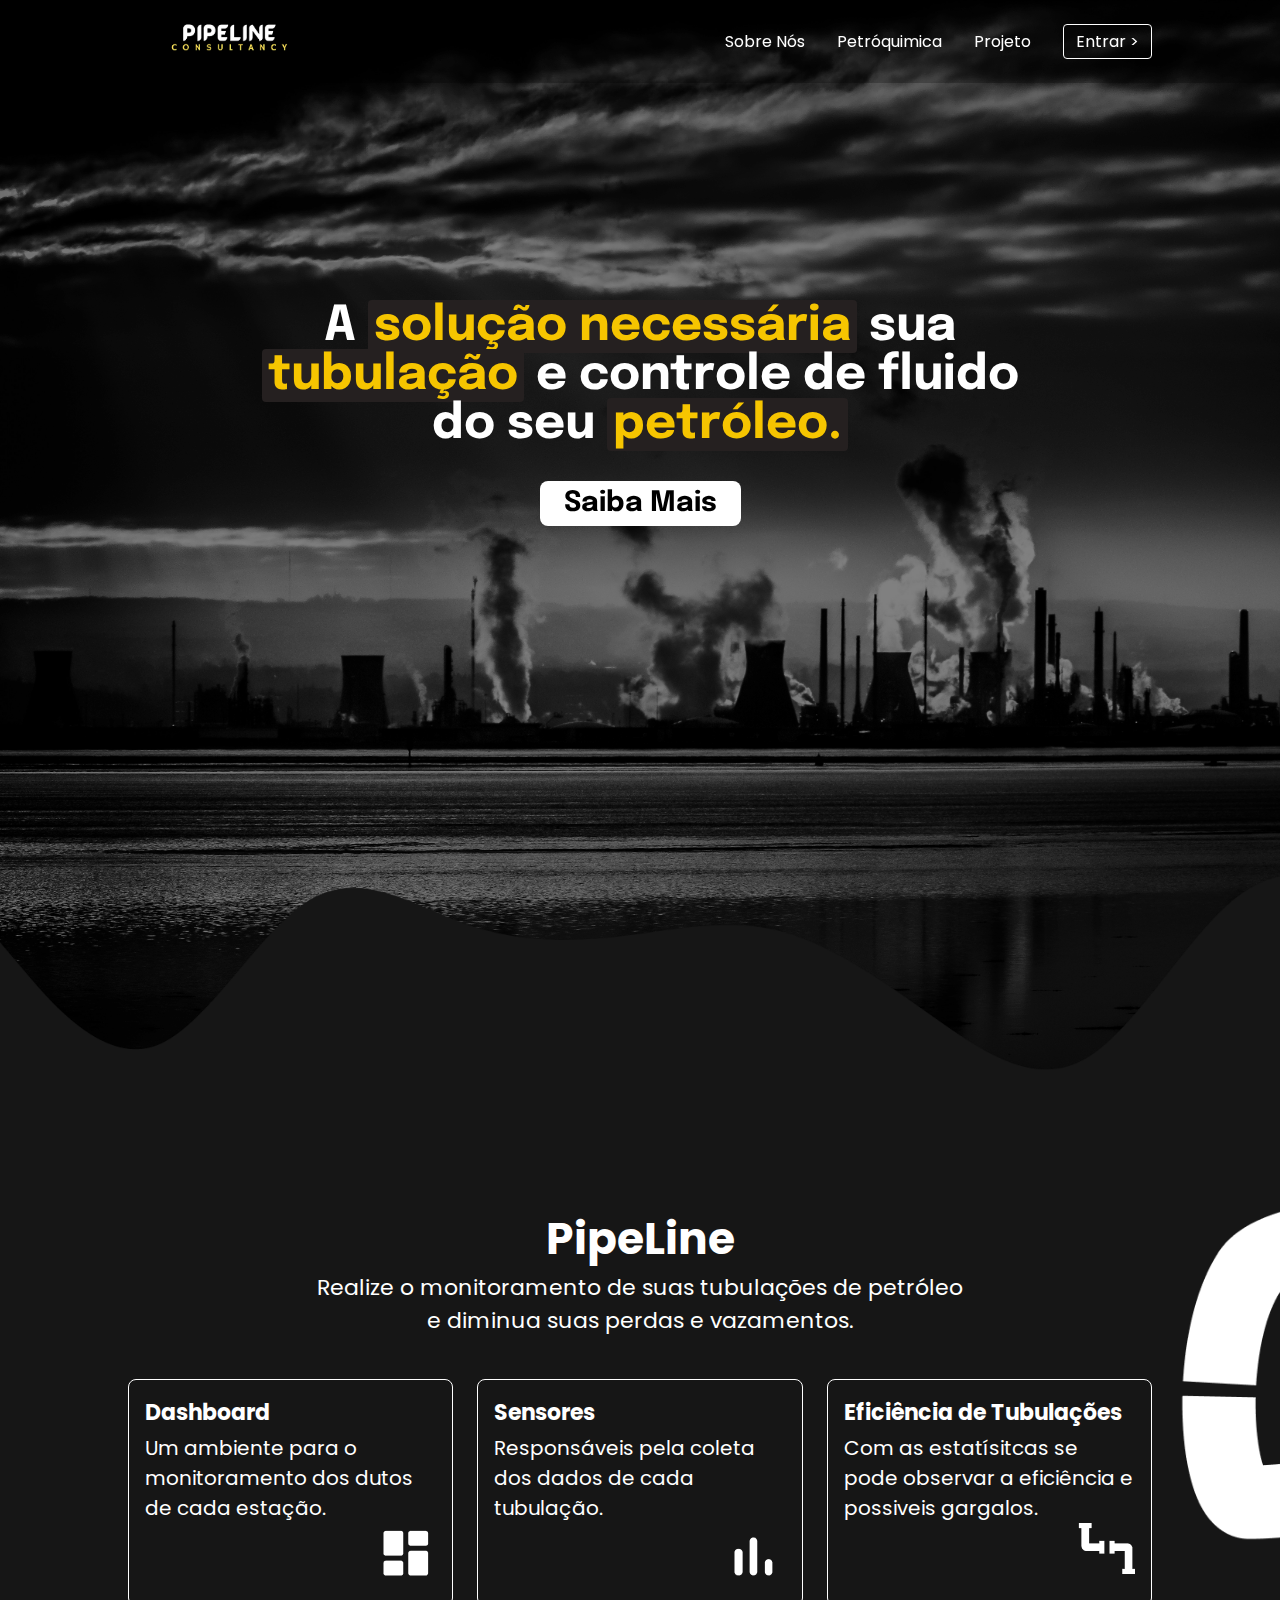
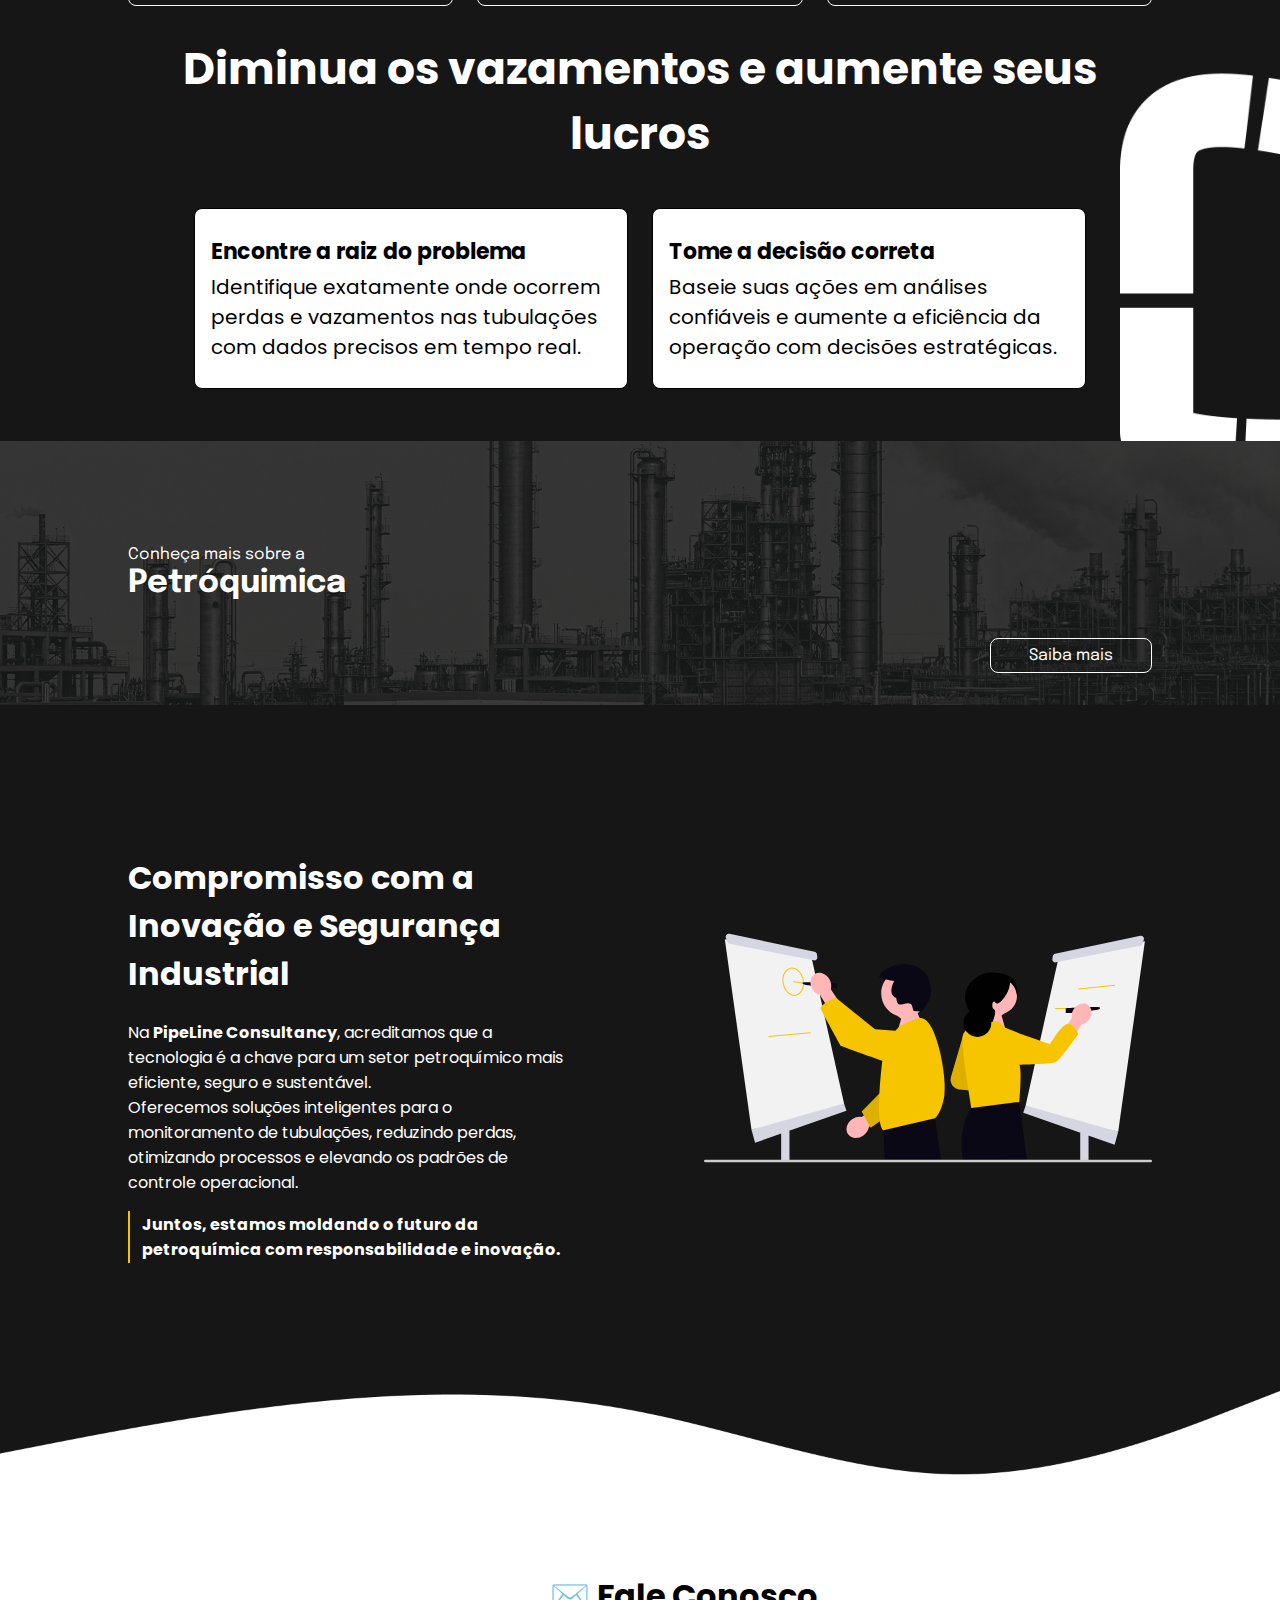
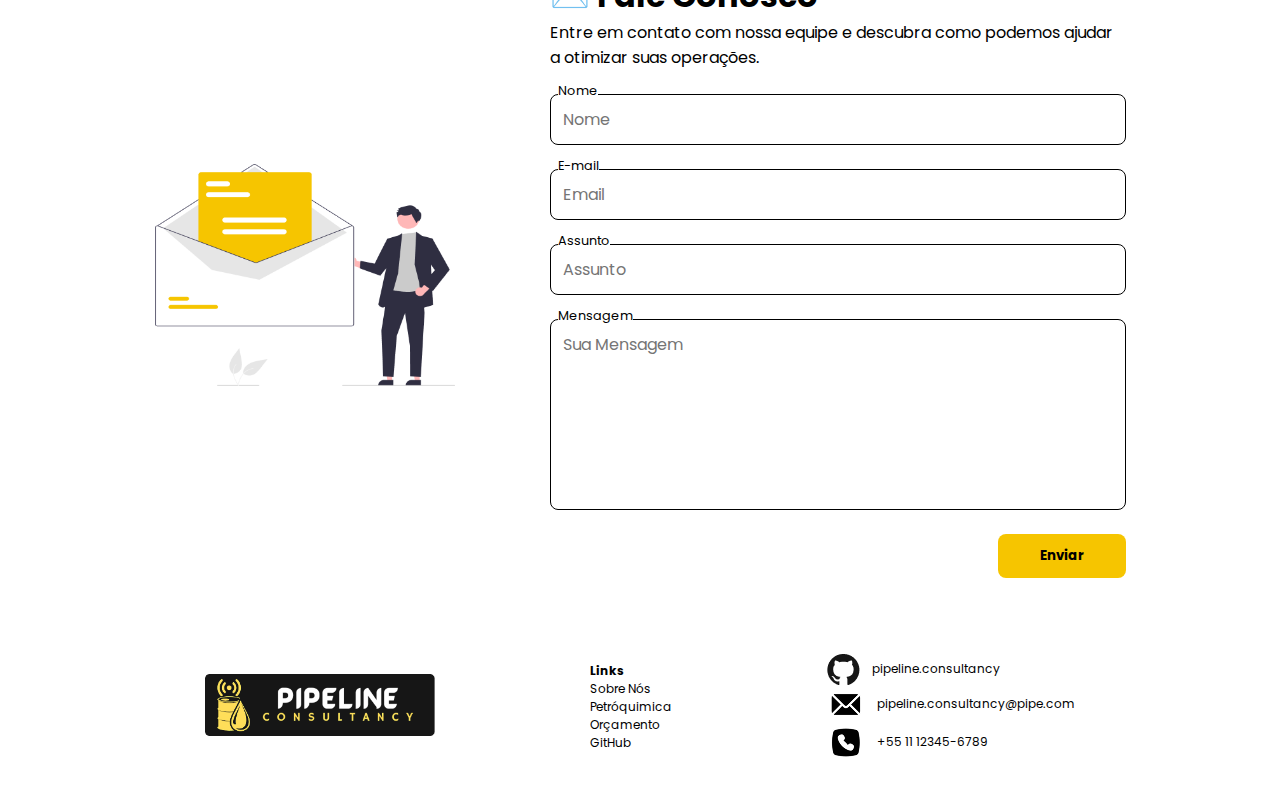
<file: index.html>
<!DOCTYPE html>
<html lang="en">
<head>
    <meta charset="UTF-8">
    <meta name="viewport" content="width=device-width, initial-scale=1.0">
    <link rel="stylesheet" href="./assets/css/style.css">
    <title>PipeLine</title>
</head>
<body>
    <div class="nav">
        <div class="container">
            <a href="index.html">
                <img class="logo" src="./assets/images/logoNomeSemFundo.png"/>
            </a>
            <div class="links">
                <a href="./sobre-nos.html" class="link">Sobre Nós</a>
                <a href="./petroquimica.html" class="link">Petróquimica</a>
                <a href="./projeto.html" class="link">Projeto</a>
                <a href="./login.html" class="link btn-entrar">Entrar ></a>
            </div>
        </div>
    </div>
    <section class="sessao-heroi inicio">
        <div class="container">
            <div class="texto-chave">
                <h1>A <span>solução necessária</span> sua <span>tubulação</span> e controle de fluido do seu <span>petróleo.</span></h1>
                <a href="#pipeline" class="btn">Saiba Mais</a>
            </div>
            <div class="onda"></div>
        </div>
    </section>
    <section id="pipeline" class="sessao-pipeline">
        <img src="./assets/images/pipe.png" id="pipe">
        <div class="container">
            <h1 class="titulo">PipeLine</h1>
            <p class="subtitulo">Realize o monitoramento de suas tubulações de petróleo e diminua suas perdas e vazamentos.</p>
            <div class="cards">
                <div class="card">
                    <div>
                        <h4>Dashboard</h4>
                        <p>Um ambiente para o monitoramento dos dutos de cada estação.</p>
                    </div>
                    <img src="./assets/images/icon_dashboard_.png" alt="Dashboard">
                </div>
                <div class="card">
                    <div>
                        <h4>Sensores</h4>
                        <p>Responsáveis pela coleta dos dados de cada tubulação.</p>
                    </div>
                    <img src="./assets/images/icon _bar chart_.png" alt="Sensor">
                </div>
                <div class="card">
                    <div>
                        <h4>Eficiência de Tubulações</h4>
                        <p>Com as estatísitcas se pode observar a eficiência e possiveis gargalos.</p>
                    </div>
                    <img src="./assets/images/icon _pipeline_.png" alt="pipeline">
                </div>
            </div>
            <h1 class="titulo">Diminua os vazamentos e aumente seus lucros</h1>
            <div class="cards">
                <div class="card bg-white">
                    <div>
                        <h4>Encontre a raiz do problema</h4>
                        <p>Identifique exatamente onde ocorrem perdas e vazamentos nas tubulações com dados precisos em tempo real.</p>
                    </div>
                </div>
                <div class="card bg-white">
                    <div>
                        <h4>Tome a decisão correta</h4>
                        <p>Baseie suas ações em análises confiáveis e aumente a eficiência da operação com decisões estratégicas.</p>
                    </div>
                </div>
            </div>
        </div>
    </section>
    <div class="banner-petroquimica">
        <div class="container">
            <div>
                <p>Conheça mais sobre a</p>
                <h1>Petróquimica</h1>
            </div>
            <a href="#">Saiba mais</a>
        </div>
    </div>
    <section id="compromisso" class="sessao-compromisso">
        <div class="container">
            <div class="texto">
                <h1 class="titulo">Compromisso com a Inovação e Segurança Industrial</h1>
                <p>Na <b>PipeLine Consultancy</b>, acreditamos que a tecnologia é a chave para um setor petroquímico mais eficiente, seguro e sustentável.<br>
                Oferecemos soluções inteligentes para o monitoramento de tubulações, reduzindo perdas, otimizando processos e elevando os padrões de controle operacional.</p>
                <span>Juntos, estamos moldando o futuro da petroquímica com responsabilidade e inovação.</span>
            </div>
            <div class="img-compromisso">
                <img src="./assets/images/undraw_working-together.svg" alt="Compromisso">
            </div>
        </div>
        <div class="onda"></div>
    </section>
    <section id="fale-conosco" class="sessao-fale-conosco">
        <div class="container">
            <div class="img-fale-conosco">
                <img src="./assets/images/icone-email-svg.png" alt="Contato">
            </div>
            <div class="lado-formulario">
                <h1 class="titulo">✉️ Fale Conosco</h1>
                <p>Entre em contato com nossa equipe e descubra como podemos ajudar a otimizar suas operações.</p>
                <div class="formulario">
                    <div class="input">
                        <label for="ipt_nome">Nome</label>
                        <input type="text" id="ipt_nome" placeholder="Nome">
                    </div>
                    <div class="input">
                        <label for="ipt_email">E-mail</label>
                        <input type="email" id="ipt_email" placeholder="Email">
                    </div>
                    <div class="input">
                        <label for="ipt_assunto">Assunto</label>
                        <input type="text" id="ipt_assunto" placeholder="Assunto">
                    </div>
                    <div class="input">
                        <label for="ipt_message">Mensagem</label>
                        <textarea id="ipt_message" placeholder="Sua Mensagem"></textarea>
                    </div>
                    <button type="submit">Enviar</button>
                </div>
            </div>
        </div>
    </section>
    <div class="footer">
        <div class="container">
            <div class="logo-footer">
                <img src="./assets/images/logoDark.png" alt="Logo PipeLine" class="logo">
            </div>
            <div class="links">
                <b>Links</b>
                <a href="./sobre-nos.html" class="link">Sobre Nós</a>
                <a href="./petroquimica.html" class="link">Petróquimica</a>
                <a href="./orcamento.html" class="link">Orçamento</a>
                <a href="./login.html" class="link">GitHub</a>
            </div>
            <div class="contato">
                <a href="#"><img src="./assets/images/github.png" alt="GitHub">pipeline.consultancy</a>
                <a href="#"><img src="./assets/images/email.png" alt="Email"> pipeline.consultancy@pipe.com</a>
                <a href="#"><img src="./assets/images/phone.png" alt="Linkedin"> +55 11 12345-6789</a>
            </div>
        </div>
    </div>
</body>
</html>
</file>
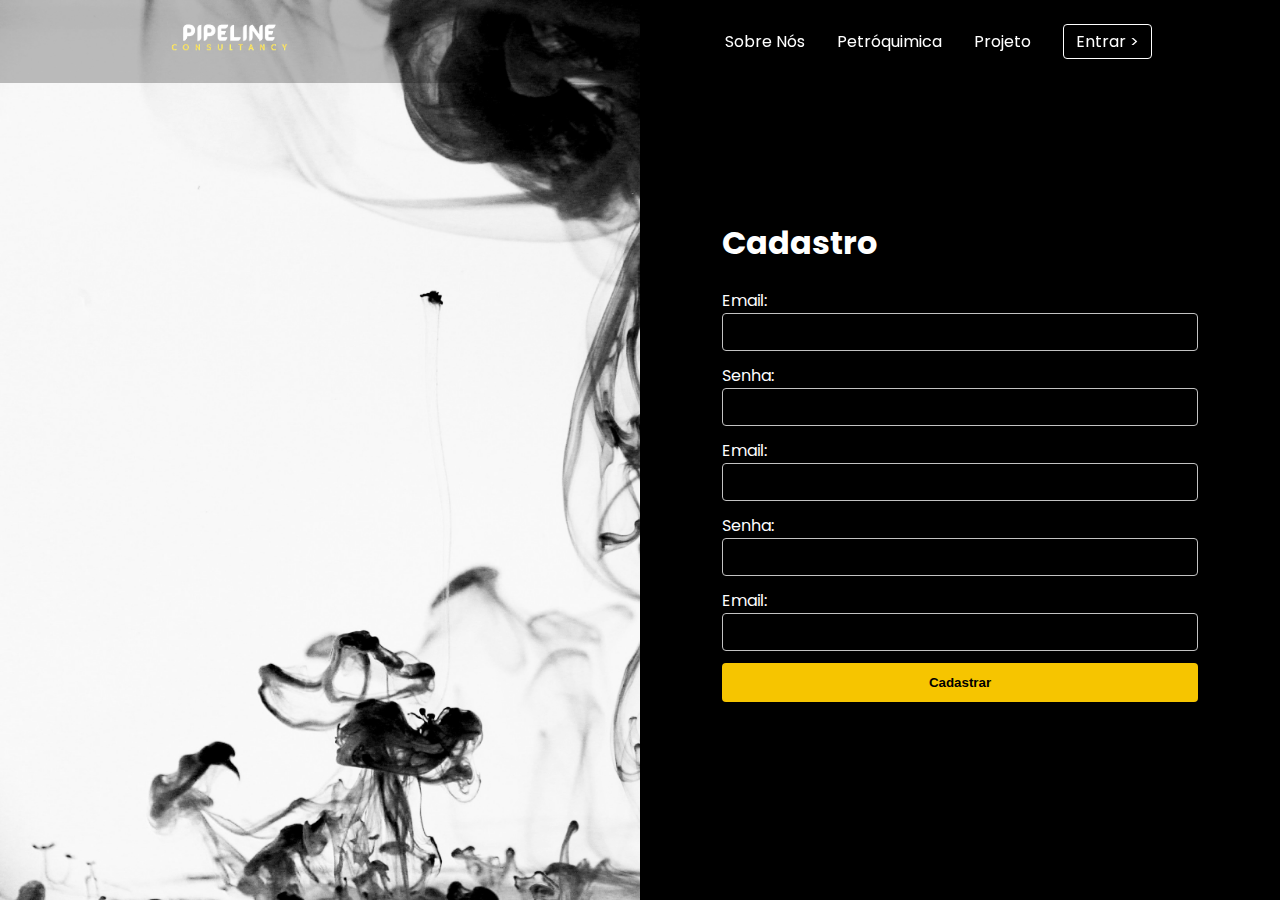
<file: cadastro.html>
<!DOCTYPE html>
<html lang="en">
<head>
    <meta charset="UTF-8">
    <meta name="viewport" content="width=device-width, initial-scale=1.0">
    <link rel="stylesheet" href="./assets/css/style.css">
    <title>Cadastro | PipeLine</title>
</head>
<body>
    <div class="nav">
        <div class="container">
            <a href="index.html">
                <img class="logo" src="./assets/images/logoNomeSemFundo.png"/>
            </a>
            <div class="links">
                <a href="./sobre-nos.html" class="link">Sobre Nós</a>
                <a href="./petroquimica.html" class="link">Petróquimica</a>
                <a href="./projeto.html" class="link">Projeto</a>
                <a href="./login.html" class="link btn-entrar">Entrar ></a>
            </div>
        </div>
    </div>
    <section class="sessao-login">
        <div class="container">
            
            <div class="lado cadastro">
            </div>
            <div class="lado form">
                <h1>Cadastro</h1>
                <div class="formulario">
                    <label for="ipt_email">Email:
                        <span id="email_invalida"></span>
                    </label>
                    <input type="email" id="ipt_email">
                    <label for="ipt_senha">
                        Senha:
                        <span id="senha_invalida"></span>
                    </label>
                    <input type="password" id="ipt_senha">
                    <label for="ipt_email">Email:
                        <span id="email_invalida"></span>
                    </label>
                    <input type="email" id="ipt_email">
                    <label for="ipt_senha">
                        Senha:
                        <span id="senha_invalida"></span>
                    </label>
                    <input type="password" id="ipt_senha">
                    <label for="ipt_email">Email:
                        <span id="email_invalida"></span>
                    </label>
                    <input type="email" id="ipt_email">
                    <button onclick="login()">Cadastrar</button>
                </div>
            </div>

        </div>
    </section>
</body>

<script>
    function login(){
        const email = ipt_email.value;
        const senha = ipt_senha.value;
        if(email == ''){
            email_invalida.innerHTML = 'Email Inválido*';
            return;
        }
        email_invalida.innerHTML = '';

        if(senha.length < 8){
            senha_invalida.innerHTML = 'Senha Inválida*'
        }
    }
</script>
</html>
</file>
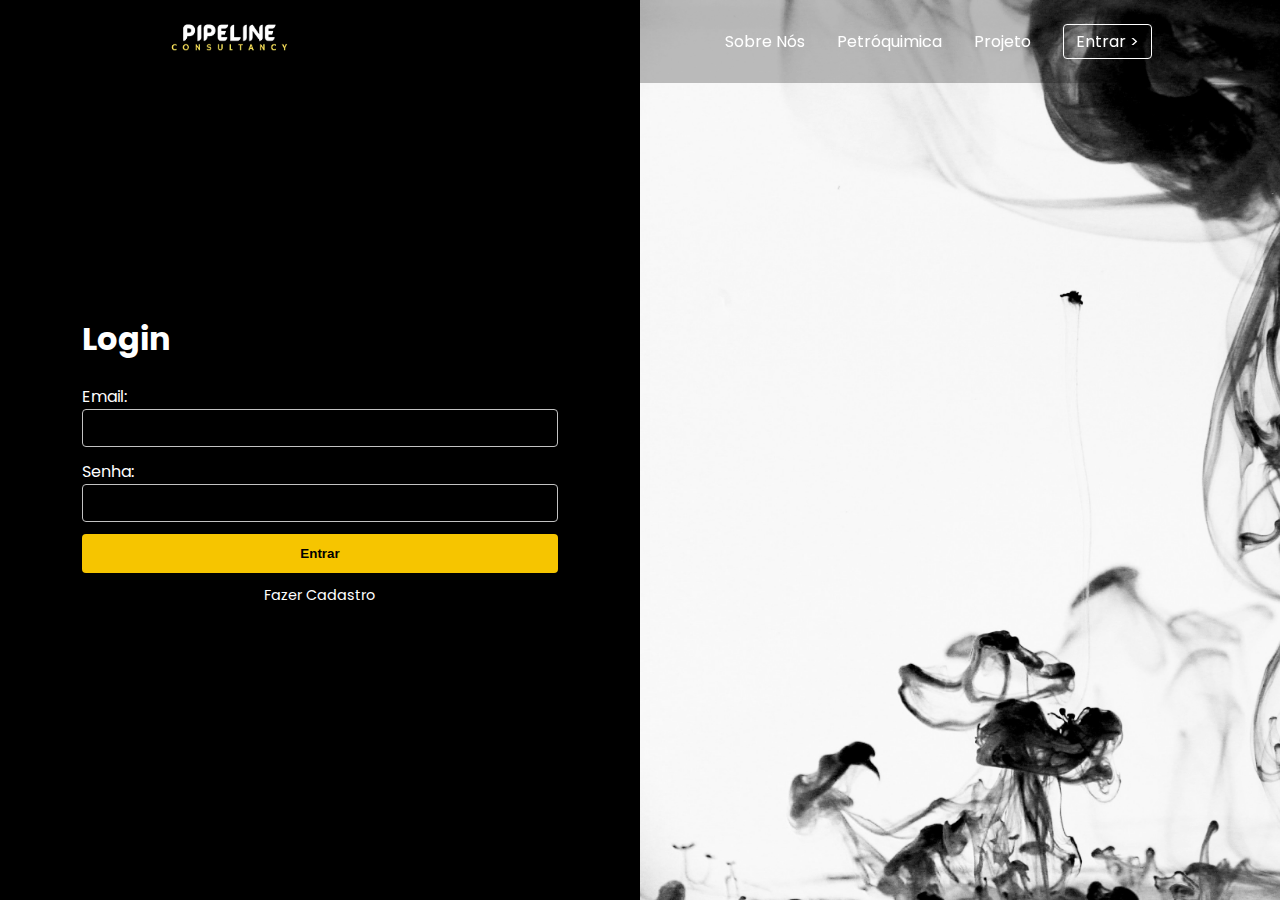
<file: login.html>
<!DOCTYPE html>
<html lang="en">
<head>
    <meta charset="UTF-8">
    <meta name="viewport" content="width=device-width, initial-scale=1.0">
    <link rel="stylesheet" href="./assets/css/style.css">
    <title>Login | PipeLine</title>
</head>
<body>
    <div class="nav">
        <div class="container">
            <a href="index.html">
                <img class="logo" src="./assets/images/logoNomeSemFundo.png"/>
            </a>
            <div class="links">
                <a href="./sobre-nos.html" class="link">Sobre Nós</a>
                <a href="./petroquimica.html" class="link">Petróquimica</a>
                <a href="./projeto.html" class="link">Projeto</a>
                <a href="./login.html" class="link btn-entrar">Entrar ></a>
            </div>
        </div>
    </div>
    <section class="sessao-login">
        <div class="container">
            <div class="lado form">
                <h1>Login</h1>
                <div class="formulario">
                    <label for="ipt_email">Email:
                        <span id="email_invalida"></span>
                    </label>
                    <input type="email" id="ipt_email">
                    <label for="ipt_senha">
                        Senha:
                        <span id="senha_invalida"></span>
                    </label>
                    <input type="password" id="ipt_senha">
                    <button onclick="login()">Entrar</button>
                    <a href="cadastro.html">Fazer Cadastro</a>
                </div>
            </div>
            <div class="lado cadastro">
            </div>
        </div>
    </section>
</body>

<script>
    function login(){
        const email = ipt_email.value;
        const senha = ipt_senha.value;
        if(email == ''){
            email_invalida.innerHTML = 'Email Inválido*';
            return;
        }
        email_invalida.innerHTML = '';

        if(senha.length < 8){
            senha_invalida.innerHTML = 'Senha Inválida*'
        }
    }
</script>
</html>
</file>
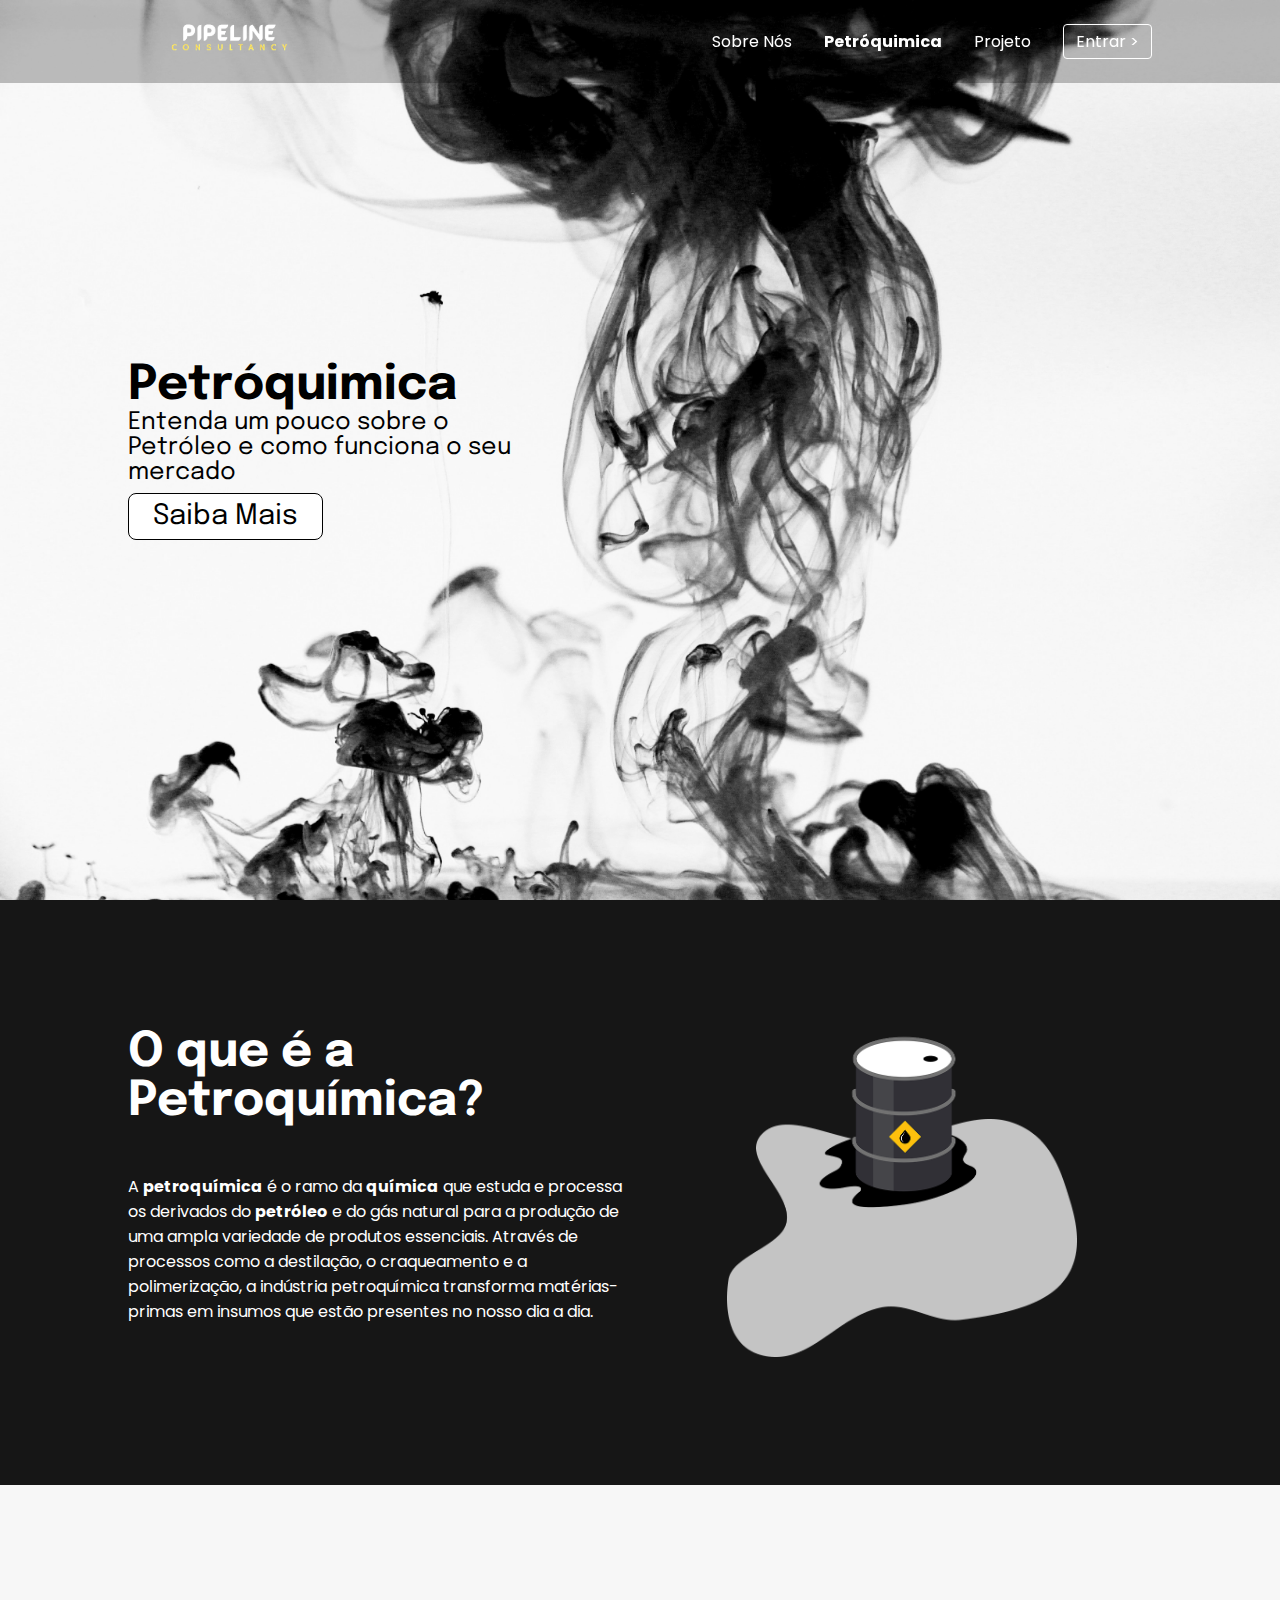
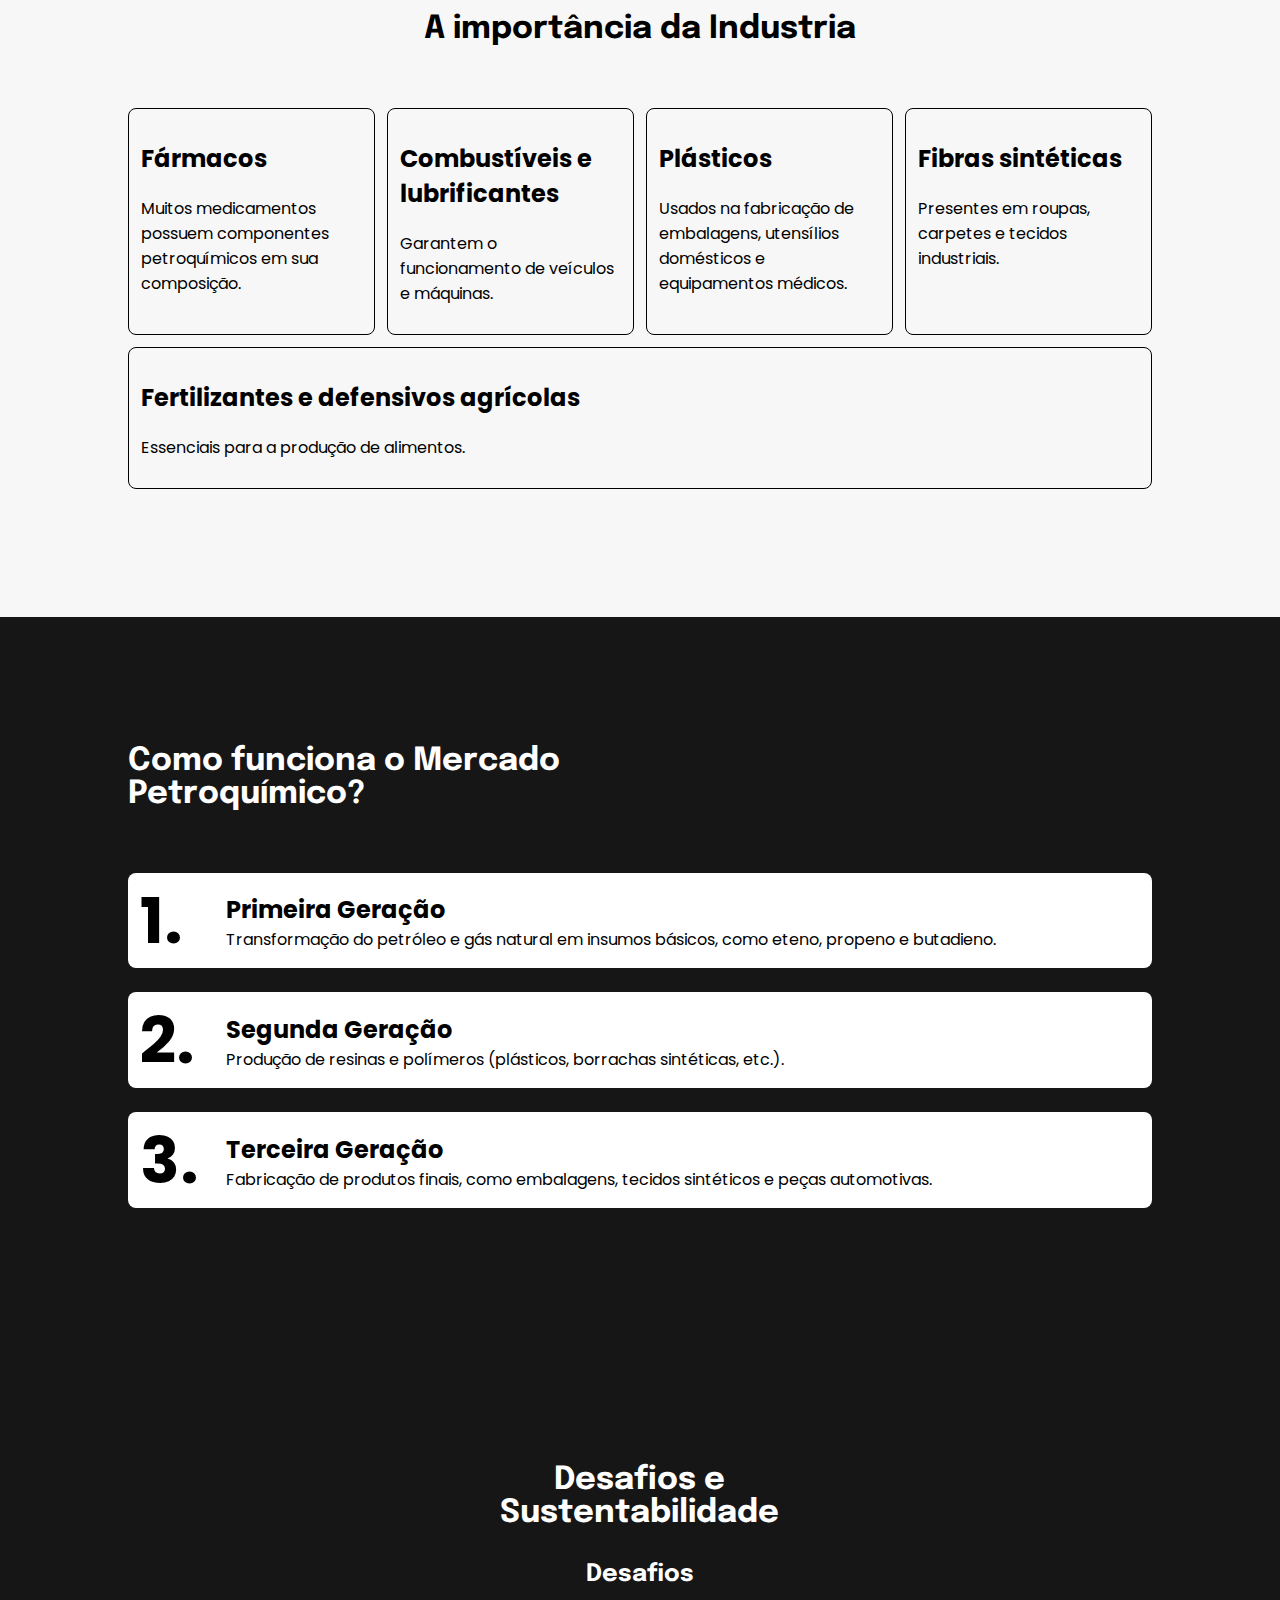
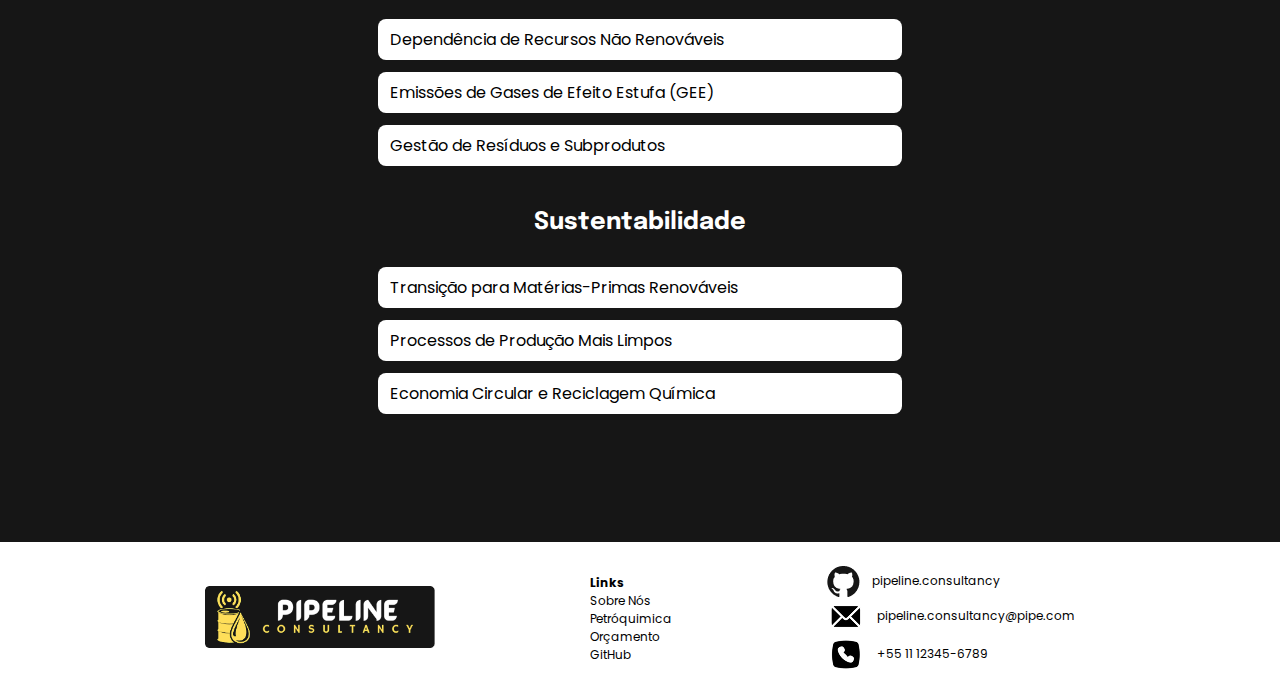
<file: petroquimica.html>
<!DOCTYPE html>
<html lang="en">
<head>
    <meta charset="UTF-8">
    <meta name="viewport" content="width=device-width, initial-scale=1.0">
    <link rel="stylesheet" href="./assets/css/style.css">
    <title>PipeLine</title>
</head>
<body>
    <div class="nav">
        <div class="container">
            <a href="index.html">
                <img class="logo" src="./assets/images/logoNomeSemFundo.png"/>
            </a>
            <div class="links">
                <a href="./sobre-nos.html" class="link">Sobre Nós</a>
                <a href="./petroquimica.html" class="link active">Petróquimica</a>
                <a href="./projeto.html" class="link">Projeto</a>
                <a href="./login.html" class="link btn-entrar">Entrar ></a>
            </div>
        </div>
    </div>
    <section class="sessao-heroi petroquimica">
        <div class="container">
            <div class="texto-chave">
                <h1>Petróquimica</h1>
                <p>Entenda um pouco sobre o Petróleo e como funciona o seu mercado</p>
                <a href="#pipeline" class="btn">Saiba Mais</a>
            </div>
        </div>
    </section>
    <section id="oquee-petroquimica" class="sessao-oquee-petroquimica">
        <div class="container">
            <div class="texto-petroquimica">
                <h1 class="titulo">O que é a Petroquímica?</h1>
                <p class="texto">A <b>petroquímica</b> é o ramo da <b>química</b> que estuda e processa os derivados do <b>petróleo</b> e do gás natural para a produção de uma ampla variedade de produtos essenciais. Através de processos como a destilação, o craqueamento e a polimerização, a indústria petroquímica transforma matérias-primas em insumos que estão presentes no nosso dia a dia.</p>
            </div>
            <div class="img-petroquimica">
                <img src="./assets/images/petroquimica-icon.png" alt="Petroquímica" class="imagem-petroquimica">
            </div>
        </div>
    </section>
    <section id="importancia-petroquimica" class="sessao-importancia-petroquimica">
        <div class="container">
            <h1>A importância da Industria</h1>
            <div class="cards">
                <div class="card">
                    <h2>Fármacos</h2>
                    <p>Muitos medicamentos possuem componentes petroquímicos em sua composição.</p>
                </div>
                <div class="card">
                    <h2>Combustíveis e lubrificantes</h2>
                    <p>Garantem o funcionamento de veículos e máquinas.</p>
                </div>
                <div class="card">
                    <h2>Plásticos</h2>
                    <p>Usados na fabricação de embalagens, utensílios domésticos e equipamentos médicos.</p>
                </div>
                <div class="card">
                    <h2>Fibras sintéticas</h2>
                    <p>Presentes em roupas, carpetes e tecidos industriais.</p>
                </div>
                <div class="card">
                    <h2>Fertilizantes e defensivos agrícolas</h2>
                    <p>Essenciais para a produção de alimentos.</p>
                </div>
            </div>
        </div>
    </section>

    <section id="mercado-petroquimica" class="sessao-mercado-petroquimica">
        <div class="container">
            <h1 class="titulo">Como funciona o Mercado Petroquímico?</h1>
            <div class="cards">
                <div class="card">
                    <div class="num">1.</div>
                    <div>
                        <h2>Primeira Geração</h2>
                        <p>Transformação do petróleo e gás natural em insumos básicos, como eteno, propeno e butadieno.</p>
                    </div>
                </div>
                <div class="card">
                    <div class="num">2.</div>
                    <div>
                        <h2>Segunda Geração</h2>
                        <p>Produção de resinas e polímeros (plásticos, borrachas sintéticas, etc.).</p>
                    </div>
                </div>
                <div class="card">
                    <div class="num">3.</div>
                    <div>
                        <h2>Terceira Geração</h2>
                        <p>Fabricação de produtos finais, como embalagens, tecidos sintéticos e peças automotivas.</p>
                    </div>
                </div>
            </div>
        </div>
    </section>

    <section id="sustentabilidade-petroquimica" class="sessao-sutentabilidade-petroquimica">
        <div class="container">
            <h1 class="titulo">Desafios e Sustentabilidade</h1>
            <div class="desafio-sustentabilidade">
                <div class="desafios">
                    <h2>
                        Desafios
                    </h2>
                    <div class="desafio">
                        <p>Dependência de Recursos Não Renováveis</p>
                    </div>
                    <div class="desafio">
                        <p>Emissões de Gases de Efeito Estufa (GEE)</p>
                    </div>
                    <div class="desafio">
                        <p>Gestão de Resíduos e Subprodutos</p>
                    </div>
                </div>
                <div class="sustentabilidades">
                    <h2>
                        Sustentabilidade
                    </h2>
                    <div class="sustentabilidade">
                        <p>Transição para Matérias-Primas Renováveis</p>
                    </div>
                    <div class="sustentabilidade">
                        <p>Processos de Produção Mais Limpos</p>
                    </div>
                    <div class="sustentabilidade">
                        <p>Economia Circular e Reciclagem Química   </p>
                    </div>
                </div>
            </div>
        </div>
    </section>
    
    <div class="footer">
        <div class="container">
            <div class="logo-footer">
                <img src="./assets/images/logoDark.png" alt="Logo PipeLine" class="logo">
            </div>
            <div class="links">
                <b>Links</b>
                <a href="./sobre-nos.html" class="link">Sobre Nós</a>
                <a href="./petroquimica.html" class="link">Petróquimica</a>
                <a href="./orcamento.html" class="link">Orçamento</a>
                <a href="./login.html" class="link">GitHub</a>
            </div>
            <div class="contato">
                <a href="#"><img src="./assets/images/github.png" alt="GitHub">pipeline.consultancy</a>
                <a href="#"><img src="./assets/images/email.png" alt="Email"> pipeline.consultancy@pipe.com</a>
                <a href="#"><img src="./assets/images/phone.png" alt="Linkedin"> +55 11 12345-6789</a>
            </div>
        </div>
    </div>
</body>
</html>
</file>
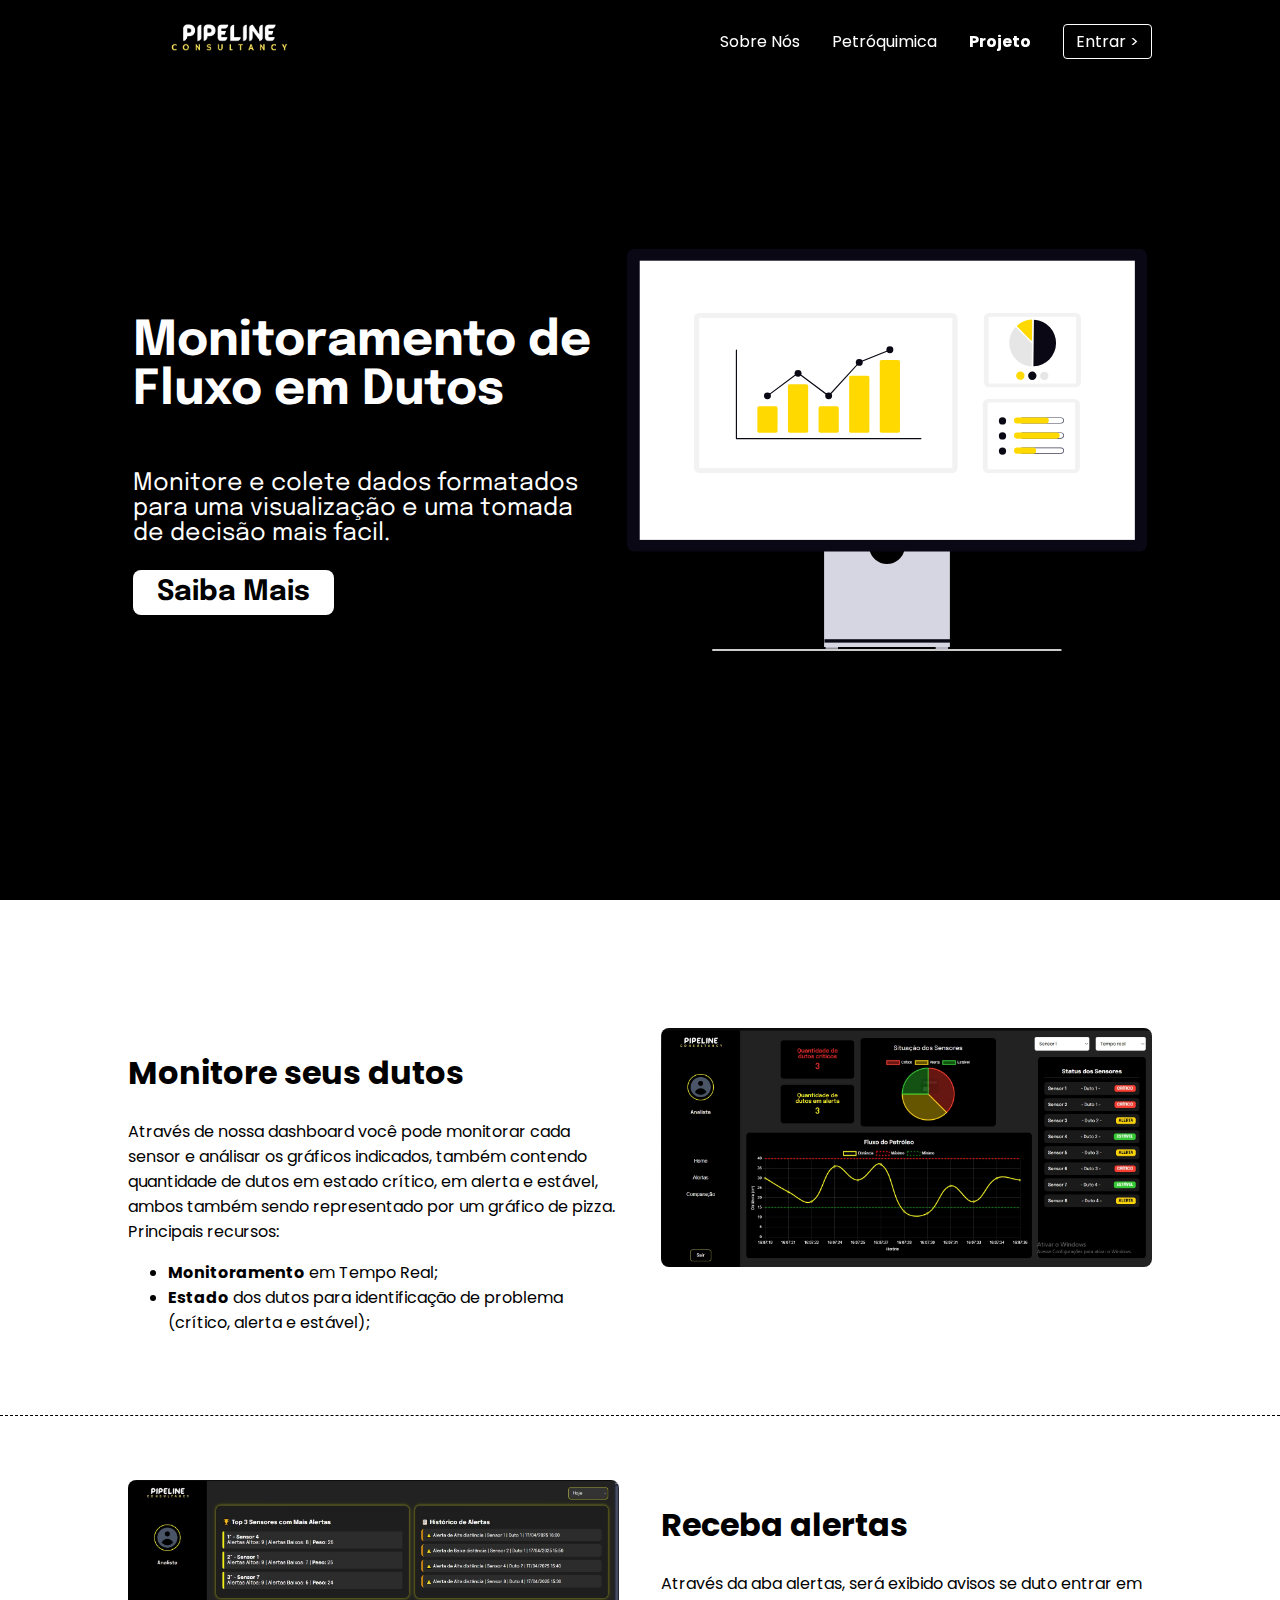
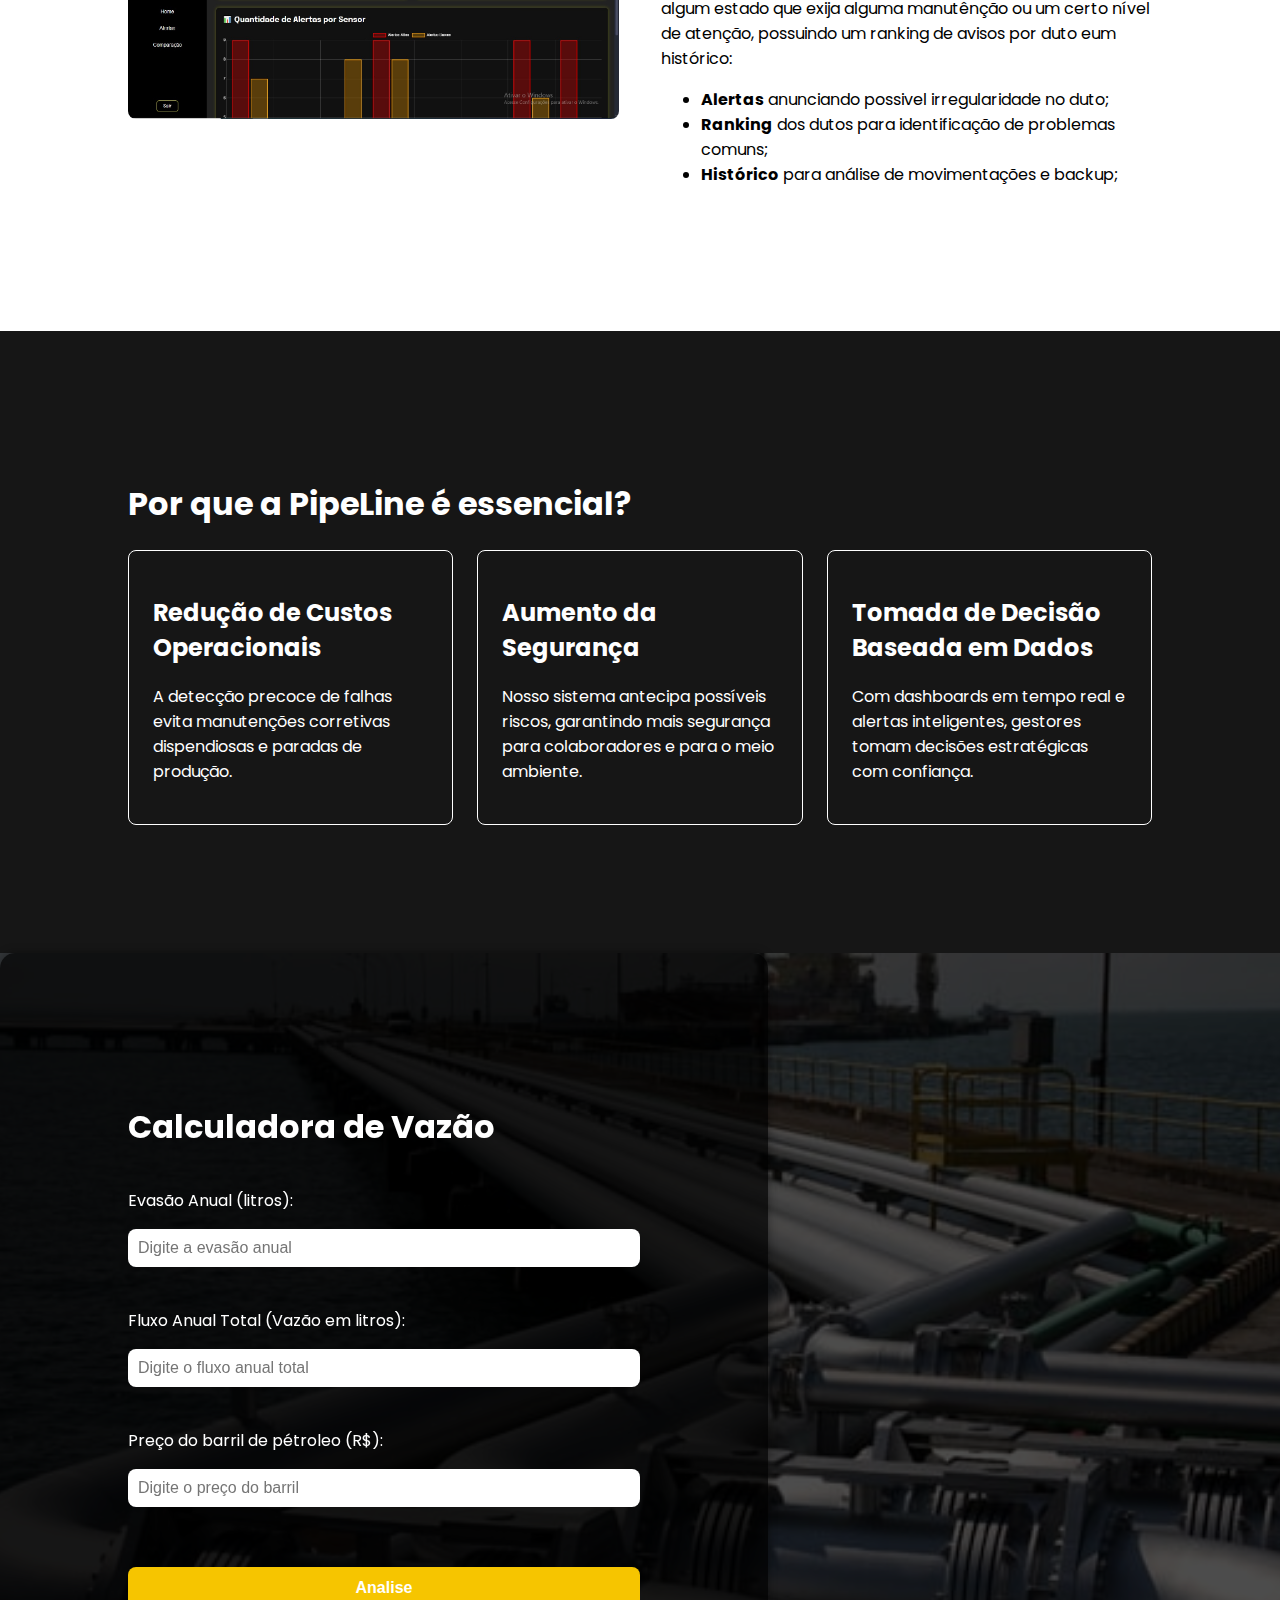
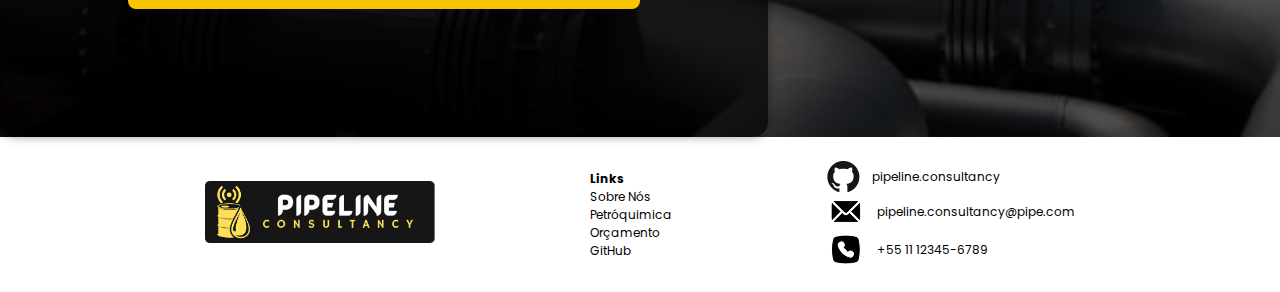
<file: projeto.html>
<!DOCTYPE html>
<html lang="en">

<head>
    <meta charset="UTF-8">
    <meta name="viewport" content="width=device-width, initial-scale=1.0">
    <link rel="stylesheet" href="./assets/css/style.css">
    <title>Projeto | PipeLine</title>
</head>

<body>
    <div class="nav">
        <div class="container">
            <a href="index.html">
                <img class="logo" src="./assets/images/logoNomeSemFundo.png" />
            </a>
            <div class="links">
                <a href="./sobre-nos.html" class="link">Sobre Nós</a>
                <a href="./petroquimica.html" class="link">Petróquimica</a>
                <a href="./projeto.html" class="link active">Projeto</a>
                <a href="./login.html" class="link btn-entrar">Entrar ></a>
            </div>
        </div>
    </div>
    <section class="sessao-heroi projeto">
        <div class="container">
            <div class="texto-chave">
                <h1>Monitoramento de Fluxo em Dutos</h1>
                <p>Monitore e colete dados formatados para uma visualização e uma tomada de decisão mais facil.</p>
                <a href="#monitore" class="btn">Saiba Mais</a>
            </div>
            <img src="./assets/images/undraw_projeto-img.svg" alt="Dashboard">
        </div>
    </section>
    <section class="sessao-monitore" id="monitore">
        <div class="container">
            <div class="lado texto">
                <h1 class="titulo">Monitore seus dutos</h1>
                <p>Através de nossa dashboard você pode monitorar cada sensor e análisar os gráficos indicados, também
                    contendo quantidade de dutos em estado crítico, em alerta e estável, ambos também sendo representado
                    por um gráfico de pizza. Principais recursos:</p>
                <ul>
                    <li><span>Monitoramento</span> em Tempo Real;</li>
                    <li><span>Estado</span> dos dutos para identificação de problema (crítico, alerta e estável);</li>
                </ul>
            </div>
            <div class="lado image">
                <img src="./assets/images/dashboard-1.jpg">
            </div>
        </div>
    </section>
    <section class="sessao-alertas">
        <div class="container">
            <div class="lado image">
                <img src="./assets/images/dashboard-2.jpg">
            </div>
            <div class="lado texto">
                <h1 class="titulo">Receba alertas</h1>
                <p>Através da aba alertas, será exibido avisos se duto entrar em algum estado que exija alguma
                    manutênção ou um certo nível de atenção, possuindo um ranking de avisos por duto eum histórico:</p>
                <ul>
                    <li><span>Alertas</span> anunciando possivel irregularidade no duto;</li>
                    <li><span>Ranking</span> dos dutos para identificação de problemas comuns;</li>
                    <li><span>Histórico</span> para análise de movimentações e backup;</li>
                </ul>
            </div>
        </div>
    </section>
    <section class="sessao-diferenciais">
        <div class="container">
            <h1>Por que a PipeLine é essencial?</h1>
            <div class="cards">
                <div class="card">
                    <h2>Redução de Custos Operacionais</h2>
                    <p>A detecção precoce de falhas evita manutenções corretivas dispendiosas e paradas de produção.</p>
                </div>
                <div class="card">
                    <h2>Aumento da Segurança</h2>
                    <p>Nosso sistema antecipa possíveis riscos, garantindo mais segurança para colaboradores e para o meio ambiente.</p>
                </div>
                <div class="card">
                    <h2>Tomada de Decisão Baseada em Dados</h2>
                    <p>Com dashboards em tempo real e alertas inteligentes, gestores tomam decisões estratégicas com confiança.</p>
                </div>
            </div>
        </div>
    </section>
    <section class="sessao-orcamento">
        <div class="container">
            <div class="left">
                <h1>Calculadora de Vazão</h1>
                <p>Evasão Anual (litros):</p>
                <input type="number" id="ipt_vazao" placeholder="Digite a evasão anual"><br>

                <p>Fluxo Anual Total (Vazão em litros):</p>
                <input type="number" id="ipt_fluxo" placeholder="Digite o fluxo anual total"><br>

                <p>Preço do barril de pétroleo (R$):</p>
                <input type="number" id="ipt_preco" placeholder="Digite o preço do barril"><br><br>

                <button onclick="calcularPerda()">Analise</button>
            </div>
            <div id="divCalc" class="right"></div>
        </div>
    </section>
    <div class="footer">
        <div class="container">
            <div class="logo-footer">
                <img src="./assets/images/logoDark.png" alt="Logo PipeLine" class="logo">
            </div>
            <div class="links">
                <b>Links</b>
                <a href="./sobre-nos.html" class="link">Sobre Nós</a>
                <a href="./petroquimica.html" class="link">Petróquimica</a>
                <a href="./orcamento.html" class="link">Orçamento</a>
                <a href="./login.html" class="link">GitHub</a>
            </div>
            <div class="contato">
                <a href="#"><img src="./assets/images/github.png" alt="GitHub">pipeline.consultancy</a>
                <a href="#"><img src="./assets/images/email.png" alt="Email"> pipeline.consultancy@pipe.com</a>
                <a href="#"><img src="./assets/images/phone.png" alt="Linkedin"> +55 11 12345-6789</a>
            </div>
        </div>
    </div>
</body>


<script>
    function calcularPerda() {
        var vazao = Number(ipt_vazao.value);
        var fluxo = Number(ipt_fluxo.value);
        var preco = Number(ipt_preco.value);

        var porcentagem = ((vazao / fluxo) * 100).toFixed(2);
        var perdaBarris = (vazao / 159).toFixed(0); //159 L e a capacidade de um barril
        var perdaFinanceira = (perdaBarris * preco).toFixed(2);
        var economia = (perdaFinanceira * 0.15).toFixed(2);

        divCalc.innerHTML = `
            <div class="txtFinal" style="text-align: center;">
                <table border="1" style="margin: 0 auto; border-collapse: collapse; text-align: left;">
                    <tr>
                        <th colspan="2">Resumo da Análise</th>
                    </tr>
                    <tr>
                        <td>Fluxo Anual Total</td>
                        <td><b>${fluxo.toLocaleString()} L</b></td>
                    </tr>
                    <tr>
                        <td>Vazão Anual</td>
                        <td><b><span style="background-color: red; color: white;">${vazao.toLocaleString()} L</span></b></td>
                    </tr>
                    <tr>
                        <td>Perda Financeira</td>
                        <td><b><span style="background-color: red; color: white;">R$ ${perdaFinanceira}</span></b></td>
                    </tr>
                    <tr>
                        <td>Barris Perdidos</td>
                        <td><b><span style="background-color: red; color: white;">${perdaBarris}</span></b></td>
                    </tr>
                    <tr>
                        <td>Porcentagem de Vazão</td>
                        <td><b>${porcentagem}%</b></td>
                    </tr>
                    <tr>
                        <td>Economia Estimada</td>
                        <td><b>R$ ${economia}</b></td>
                    </tr>
                </table>

                <br>
                <b>Baixe o relatório detalhado:</b><br>
                <a href="https://drive.google.com/file/d/1fDI7LY49X_174gGMe612bAONmZQy_cjA/view?usp=sharing">
                    <button>📥 Baixar Relatório</button>
             
            </div>
        `;
    }
</script>
</html>
</file>
<file: assets/css/style.css>
@import url('https://fonts.googleapis.com/css2?family=Epilogue:ital,wght@0,100..900;1,100..900&family=Poppins:ital,wght@0,100;0,200;0,300;0,400;0,500;0,600;0,700;0,800;0,900;1,100;1,200;1,300;1,400;1,500;1,600;1,700;1,800;1,900&display=swap');
*{
    scroll-behavior: smooth;
}
body{
    margin: 0;
    font-family: 'Poppins', Arial, Helvetica, sans-serif;
    background-color: #161616;
    color: #FFF;
    font-size: clamp(16px, 1vw, 20px);
}
.container{
    display: flex;
    width: 80%;
    margin: 0 auto;
}

/* HEADER */
.nav{
    width: 100%;
    background-color: #0000003F;
    position: fixed;
    z-index: 1000;
}
.nav.dark{
    background-color: #000;
}
.nav .container{
    justify-content: space-between;
    align-items: center;
    padding: 10px 0px;
}
.nav .logo{
    min-width: 200px;
    width: 20%;
    margin: 12px 0;
}
.nav .links{
    display: flex;
    align-items: center;
    gap: 32px;
}
.nav .link{
    color: #FFF;
    text-decoration: none;
    transition: .3s;
}
.nav .link.active{
    font-weight: bold;
}
.nav .link:hover{
    color: #F6C500;
}
.nav .link.btn-entrar{
    padding: 4px 12px;
    border: 1px solid #FFF;
    border-radius: 4px;
}
.nav .link.btn-entrar:hover{
    background-color: #F6C500;
    color: #000;
    border-color: #F6C500;
}

/* SESSÃO HERÓI */
.sessao-heroi{
    position: relative;
    font-family: 'Epilogue';
}
.sessao-heroi.inicio{
    background-image: url('../images/bg-home.jpg');
    background-size: cover;
    height: 125vh;
}
.sessao-heroi .container{
    justify-content: center;
    flex-direction: column;
    align-items: center;
    text-align: center;
    height: 100%;
    width: 100%;
    backdrop-filter: brightness(0.5);
}
.sessao-heroi .texto-chave{
    flex: 1;
    display: flex;
    flex-direction: column;
    align-items: center;
    justify-content: center;
    width: 80%;
    max-width: 780px;
    color: #FFF;
    font-size: 1.5em;
}
.sessao-heroi .texto-chave span{
    color: #F6C500;
    background-color: #252020;
    padding: 2px 6px;
    border-radius: 4px;
}
.sessao-heroi .texto-chave .btn{
    color: #000;
    background-color: #FFF;
    padding: 8px 24px;
    border-radius: 8px;
    font-size: 28px;
    text-decoration: none;
    font-weight: bold;
    transition: .3s;
}
.sessao-heroi .texto-chave .btn:hover{
    background-color: #F6C500;
    color: #000;
}
.sessao-heroi .onda{
    width: 100%;
    height: 329px;
    background-image: url('../images/wave.png');
    background-size: cover;
    z-index: 0;
}

/* SESSAO PIPELINE */
.sessao-pipeline{
    width: 100%;
    min-height: 100vh;
    font-size: 22px;
    position: relative;
    overflow: hidden;
}
.sessao-pipeline #pipe{
    height: 100%;
    width: 15vw;
    position: absolute;
    bottom: -52px;
    right: -32px;
    z-index: -1;
    object-fit: cover;
    object-position: left;
    max-height: 100vh;
}
.sessao-pipeline .container{
    padding: 52px 0px;
    flex-direction: column;
    text-align: center;
}
.sessao-pipeline .container .titulo{
    margin-bottom: 0px;
}
.sessao-pipeline .container .subtitulo{
    width: 65%;
    min-width: 300px;
    margin: 0 auto;
}
.sessao-pipeline .cards{
    margin-top: 42px;
    display: flex;
    flex-wrap: wrap;
    justify-content: center;
    gap: 24px;
}
.sessao-pipeline .cards .card{
    display: flex;
    flex: 1;
    min-width: 200px;
    max-width: 400px;
    flex-direction: column;
    text-align: left;
    font-size: 20px;
    border: 1px solid #FFF;
    border-radius: 8px;
    padding: 16px 16px;
}
.sessao-pipeline .cards .card h4{
    font-size: 22px;
    margin: 0px;
}
.sessao-pipeline .cards .card p{
    margin-top: 4px;
    margin-bottom: 0px;
}
.sessao-pipeline .cards .card img{
    align-self: flex-end;
}
.sessao-pipeline .cards .card.bg-white{
    background-color: #FFF;
    color: #000;
    border: 1px solid #000;
    padding: 26px 16px;
}

/* BANNER PETROQUIMICA */
.banner-petroquimica{
    width: 100%;
    height: 264px;
    background-image: url('../images/petroquimica-card.png');
    background-size: cover;
    background-position: bottom;
    position: relative;
    font-family: 'Epilogue';
}
.banner-petroquimica .container{
    justify-content: space-between;
    align-items: center;
    height: 100%;
}
.banner-petroquimica .container p{
    font-size: 1em;
    margin: 0;
    margin-bottom: 4px;

}
.banner-petroquimica .container h1{
    font-size: 2em;
    color: #FFF;
    margin: 0;
}
.banner-petroquimica .container a{
    font-size: 1em;
    text-decoration: none;
    color: #FFF;
    border: 1px solid #FFF;
    border-radius: 8px;
    align-self: flex-end;
    margin-bottom: 32px;
    padding: 8px 38px;
    transition: .3s;
}
.banner-petroquimica .container a:hover{
    background-color: #FFF;
    color: #000;
}

/* SESSAO COMPROMISSO */
.sessao-compromisso .container{
    padding: 128px 0;
    gap: 128px;
    flex-wrap: wrap;
}
.sessao-compromisso .img-compromisso{
    display: flex;
    align-items: center;
    justify-content: center;
    flex: 1;
    min-width: 200px;
}
.sessao-compromisso .img-compromisso img{
    width: 100%;
    height: 100%;
}
.sessao-compromisso .container .texto{
    flex: 1;
}
.sessao-compromisso .container span{
    font-weight: bold;
    display: flex;
    gap: 12px;
    align-items: center;
}
.sessao-compromisso .container span::before{
    content: '';
    display: block;
    width: 4px;
    height: 52px;
    background-color: #F6C500;
    left: 0px;
    top: 0px;
}
.sessao-compromisso .onda{
    width: 100%;
    height: 129px;
    background-image: url('../images/waveFaleConosco.png');
    background-size: cover;
    z-index: -1;
}

/* SESSAO FALE CONOSCO */
.sessao-fale-conosco{
    background-color: #FFF;
    color: #000;
    padding: 52px 0;
}
.sessao-fale-conosco .container{
    flex-direction: row;
    justify-content: space-around;
    align-items: center;
    flex-wrap: wrap;
    gap: 42px;
}
.sessao-fale-conosco .lado-formulario{
    display: flex;
    flex-direction: column;
    width: 45vw;
    min-width:300px;
}
.sessao-fale-conosco .lado-formulario .titulo{
    margin: 0;
}
.sessao-fale-conosco .lado-formulario p{
    margin: 0;
    margin-bottom: 24px;
}
.sessao-fale-conosco .formulario{
    display: flex;
    flex-direction: column;
    gap: 24px;
}
.sessao-fale-conosco .formulario .input{
    position: relative;
    display: flex;
    flex-direction: column;
}
.sessao-fale-conosco .formulario .input input, .sessao-fale-conosco .formulario .input textarea{
    font-size: 1em;
    padding: 12px;
    border: 1px solid #000;
    border-radius: 8px;
    background-color: transparent;
    color: #000;
    font-family: 'Poppins', Arial, Helvetica, sans-serif;
    transition: .3s;
}
.sessao-fale-conosco .formulario .input textarea{
    height: 165px;
    resize: none;
}
.sessao-fale-conosco .formulario .input input:focus, .sessao-fale-conosco .formulario .input textarea:focus{
    outline: none;
    border-color: #F6C500;
}
.sessao-fale-conosco .formulario .input label{
    position: absolute;
    top: -12px;
    left: 8px;
    font-size: 0.8em;
    color: #000;
    background-color: #FFF;
    transition: .3s;
}
.sessao-fale-conosco .formulario .input:has(input:focus) label, .sessao-fale-conosco .formulario .input:has(textarea:focus) label{
    font-weight: bold;
}
.sessao-fale-conosco .formulario button{
    font-family: 'Poppins', Arial, Helvetica, sans-serif;
    align-self: flex-end;
    background-color: #F6C500;
    color: #000;
    padding: 12px 42px;
    border-radius: 8px;
    border: none;
    font-weight: bold;
    cursor: pointer;
    transition: .3s;
}
.sessao-fale-conosco .img-fale-conosco{
    display: flex;
    align-items: center;
    justify-content: center;
    width: 20vw;
    min-width:300px;
}
.sessao-fale-conosco .img-fale-conosco img{
    width: 100%;
}

/* SESSAO FOOTER */
.footer{
    background-color: #FFF;
}
.footer .container{
    flex-direction: row;
    align-items: center;
    justify-content: space-around;
    font-size: 0.75em;
    padding: 24px;
}
.footer .logo{
    height: 62px;
}
.footer .links, .footer .contato{
    display: flex;
    flex-direction: column;
    color: #000;
}
.footer .links a, .footer .contato a{
    color: #000;
    text-decoration: none;
    transition: .3s;
}
.footer .contato a{
    display: flex;
    align-items:  center;
    gap: 12px;
}


/* PETROQUIMICA HTML */
/* SESSAO HERÓI */
.sessao-heroi.petroquimica{
    height: 100vh;
    background-image: url('../images/bg-petroquimica.jpg');
    background-position: left;
    background-repeat: no-repeat;
    background-size: cover;
    background-color: #F7F7F7;
}
.sessao-heroi.petroquimica .container{
    width: 80%;
    backdrop-filter: none;
    text-align: left;
    align-items: flex-start;
}
.sessao-heroi.petroquimica .texto-chave{
    color: #000;
    align-items: flex-start;
    width: 40%;
    min-width: 320px;
}
.sessao-heroi.petroquimica .texto-chave h1, 
.sessao-heroi.petroquimica .texto-chave p{
    margin: 0;
}
.sessao-heroi.petroquimica .texto-chave p{
    margin-bottom: 8px;
}
.sessao-heroi.petroquimica .texto-chave a{
    border: 1px solid #000;
    font-weight: normal;
}

/* O QUE É PETROQUIMICA */
.sessao-oquee-petroquimica{
    padding: 128px 0;
}
.sessao-oquee-petroquimica .container{
    flex-wrap: wrap;
    gap: 24px;
}
.sessao-oquee-petroquimica .texto-petroquimica{
    display: flex;
    flex-direction: column;
    flex: 1;
    min-width: 300px;
}
.sessao-oquee-petroquimica .texto-petroquimica .titulo{
    font-family: 'Epilogue';
    font-size: 3em;
    margin-top: 0;
}
.sessao-oquee-petroquimica .img-petroquimica{
    display: flex;
    align-items: center;
    justify-content: center;
    flex: 1;
    min-width: 200px;
}
.sessao-oquee-petroquimica .img-petroquimica img{
    width: 70%;
    min-width: 260px;
}

/* IMPORTANCIA PETROQUIMICA */
.sessao-importancia-petroquimica{
    padding: 128px 0;
    background-color: #F7F7F7;
}
.sessao-importancia-petroquimica .container{
    flex-direction: column;
    justify-content: center;
    align-items: center;
    color: #000;
}
.sessao-importancia-petroquimica h1{
    font-family: 'Epilogue';
    margin: 0;
    margin-bottom: 62px;
    font-size: 2em;
}
.sessao-importancia-petroquimica .cards{
    display: flex;
    flex-direction: row;
    gap: 12px;
    flex-wrap: wrap;
}
.sessao-importancia-petroquimica .card{
    padding: 12px;
    border: 1px solid black;
    border-radius: 8px;
    flex: 1;
    min-width: 180px;
}

/* SESSAO MERCADO */
.sessao-mercado-petroquimica{
    padding: 128px 0;
}
.sessao-mercado-petroquimica .container{
    flex-direction: column;
}
.sessao-mercado-petroquimica .titulo{
    font-family: 'Epilogue';
    font-size: 2em;
    margin: 0;
    margin-bottom: 62px;
    width: 520px;
    max-width: 100%;
}
.sessao-mercado-petroquimica .cards{
    display: flex;
    flex-wrap: wrap;
    gap: 24px;
}
.sessao-mercado-petroquimica .card{
    width: 100%;
    background-color: #FFF;
    color: #000;
    display: flex;
    flex-direction: row;
    align-items: center;
    gap: 24px;
    border-radius: 8px;
}
.sessao-mercado-petroquimica .card .num{
    font-size: 4em;
    font-weight: bold;
    margin-left: 12px;
    width: 62px;
}
.sessao-mercado-petroquimica .card h2{
    margin-bottom: 0;
}
.sessao-mercado-petroquimica .card p{
    margin-top: 0;
    margin-right: 12px;
}

/* SESSAO SUSTENTABILIDADE */
.sessao-sutentabilidade-petroquimica .container{
    padding: 128px 0;
    flex-direction: column;
    align-items: center;
}
.sessao-sutentabilidade-petroquimica .titulo{
    min-width: 300px;
    display: flex;
    font-family: 'Epilogue';
    font-size: 2em;
    margin: 0;
    margin-bottom: 12px;
    width: 35%;
    text-align: center;
}
.sessao-sutentabilidade-petroquimica .desafio-sustentabilidade{
    display: flex;
    flex-wrap: wrap;
    flex-direction: row;
    gap: 24px;
    text-align: center;
    justify-content: center;
}
.sessao-sutentabilidade-petroquimica .desafios, .sessao-sutentabilidade-petroquimica .sustentabilidades{
    display: flex;
    flex-direction: column;
    align-items: center;
    gap: 12px;
}
.sessao-sutentabilidade-petroquimica h2{
    font-family: 'Epilogue';
}
.desafio-sustentabilidade .desafio, .desafio-sustentabilidade .sustentabilidade{
    background-color: #FFF;
    border-radius: 8px;
    padding: 0 12px;
    width: 40vw;
    min-width: 400px;
    max-width: 500px;
    text-align: left;
    color: #000;
}

.desafio-sustentabilidade .desafio p, .desafio-sustentabilidade .sustentabilidade p {
    margin: 8px 0;
}


/* SOBRE-NOS HTML */
/* SOBRE NÓS */
.sessao-heroi.sobre-nos{
    background: #252020;
    height: 100vh;
    overflow: hidden;
}
.sessao-heroi.sobre-nos .container{
    width: 80%;
    backdrop-filter: none;
    flex-direction: row;
    text-align: left;
    align-items: center;
}
.sessao-heroi.sobre-nos .texto-chave{
    flex: 1;
    color: #FFF;
    align-items: flex-start;
}
.sessao-heroi.sobre-nos .texto-chave h1{
    margin-bottom: 0;
}
.sessao-heroi.sobre-nos .texto-chave span{
    background: none;
    font-weight: bold;
    color: #FFF;
}
.sessao-heroi.sobre-nos .texto-chave .btn{
    border: 1px solid #FFF;
    background: none;
    color: #FFF;
    font-weight: normal;
}
.sessao-heroi.sobre-nos .texto-chave .btn:hover{
    background-color: #FFF;
    color: #000;
}
.sessao-heroi.sobre-nos img{
    flex: 1;
    width: 50%;
}

/* SESSAO QUEM SOMOS */
.sessao-quem-somos{
    padding-top: 120px;
    display: flex;
    align-items: center;
}
.sessao-quem-somos .container{
    flex-direction: row;
    flex-wrap: wrap;
    gap: 42px;
}
.sessao-quem-somos img{
    flex: 1;
    min-width: 200px;
}
.sessao-quem-somos .conteudo{
    flex: 1;
    min-width: 300px;
}

/* SESSAO SERVICOS */
.sessao-nossos-servicos{
    padding: 60px 0;
    padding-bottom: 120px;
}
.sessao-nossos-servicos .container{
    flex-direction: column;
    align-items: center;
    gap: 24px;
}
.sessao-nossos-servicos .servicos{
    display: flex;
    flex-wrap: wrap;
    gap: 24px;
}
.sessao-nossos-servicos .servicos .servico{
    flex: 1;
    border: 1px solid #FFF;
    padding: 24px;
    border-radius: 8px;
    transition: .3s;
    min-width: 220px;
}
.sessao-nossos-servicos .servicos .servico p{
    flex: 1;
}

.sessao-nossos-servicos .servicos .servico:hover{
    box-shadow: 0 0 10px #FFF;
}


/* SESSAO NOSSA EQUIPE */
.sessao-nossa-equipe{
    background-color: #FFF;
    color: #000;
    padding: 120px 0;
}
.sessao-nossa-equipe .container{
    flex-direction: column;
}
.sessao-nossa-equipe .equipe{
    display: flex;
    flex-wrap: wrap;
    align-items: center;
    justify-content: center;
    gap: 12px;
}
.sessao-nossa-equipe .equipe .membro{
    display: flex;
    flex-direction: column;
    align-items: center;
    text-align: center;
    min-width: 220px;
    height: 100%;
    padding: 12px;
    border: 1px solid #000;
    border-radius: 8px;
    height: 100%;
}
.sessao-nossa-equipe .equipe .membro h2{
    margin-bottom: 0px;
}

/* DEPOIMENTOS SESSAO */
.sessao-depoimentos{
    padding: 128px 0;
}
.sessao-depoimentos .container{
    flex-direction: column;
}
.sessao-depoimentos .depoimentos{
    display: flex;
    gap: 12px;
}
.sessao-depoimentos .depoimentos .depoimento{
    border-radius: 8px;
    border: 1px solid #F6C500;
    padding: 24px;
}

/* SESSAO PARCEIROS */
.sessao-parceiros{
    padding-bottom: 128px;
}
.sessao-parceiros .container{
    flex-direction: column;
}
.sessao-parceiros .logos-parceiros{
    flex: 1;
    display: flex;
    flex-direction: row;
    justify-content: space-between;
}
.sessao-parceiros .logos-parceiros img{
    width: 320px;
    object-fit: cover;
}

/* HTML PROJETO */
/* SESSAO PROJETO */
.sessao-heroi.projeto {
    min-height: 100vh;
    background: #000;
    display: flex;
    flex-direction: column;
}
.sessao-heroi.projeto .container{
    flex: 1;
    width: 80%;
    backdrop-filter: none;
    flex-direction: row;
    flex-wrap: wrap;
    text-align: left;
    align-items: center;
    justify-content: center;
    gap: 24px;
}
.sessao-heroi.projeto .container .texto-chave{
    flex: 1;
    align-items: flex-start;
    max-width: 470px;
}
.sessao-heroi.projeto .container img{
    flex: 1;
    max-width: 520px;
    width: 100%;
}

/* SESSAO MONITORE E ALERTAS*/
.sessao-monitore{
    padding-top: 128px;
    padding-bottom: 64px;
    border-bottom: 1px dashed #000;
}
.sessao-alertas{
    padding-top: 64px;
    padding-bottom: 128px;
}
.sessao-monitore{
    background-color: #FFF;
    color: #000;
}
.sessao-alertas{
    background-color: #FFF;
    color: #000;
}
.sessao-monitore .container{
    gap: 42px;
}
.sessao-alertas .container{
    gap: 42px;
}
.sessao-monitore .lado{
    flex: 1;
}
.sessao-alertas .lado {
    flex: 1;
}
.sessao-monitore .lado.image img{
    width: 100%;
    border-radius: 8px;
}
.sessao-alertas .lado.image img{
    width: 100%;
    border-radius: 8px;
}
.sessao-monitore li span{
    font-weight: bold;
}
.sessao-alertas li span{
    font-weight: bold;
}

/* ORÇAMENTO SESSAO - made by Luka*/
.sessao-orcamento{
    background-image:url('../images/bg-calculadora.jpg');
    background-size: cover;
    background-position: center;
}
.sessao-orcamento .container{
    width: 100%;
    display: flex;
    align-items: center;
    flex-direction: row;
    backdrop-filter: brightness(0.3);
}
.sessao-orcamento .left{
    flex: 1;
    padding: 128px;
    display: flex;
    flex-direction: column;
    background-color: rgba(0, 0, 0, 0.7);
    border: 20px;
    border-color: black;
    border-radius: 15px;
    justify-content: center;
    box-shadow: 0 0 10px #00000060;
}
.sessao-orcamento .left input{
    padding: 10px;
    font-size: 1rem;
    border: none;
    border-radius: 8px;
    color: #000;
    outline: none;
    transition: 0.2s;
}
.sessao-orcamento .left button {
    margin-top: 10px;
    padding: 12px;
    border: none;
    border-radius: 8px;
    background-color: #F6C500;
    color: #fff;
    font-size: 1rem;
    font-weight: bold;
    cursor: pointer;
    transition: 0.3s;
}
.sessao-orcamento .left button:hover {
    background-color: #000;
    outline: 1px solid #F6C500;
    transform: scale(1.02);
}
.sessao-orcamento .right{
    flex: 1;
    display: flex;
    flex-direction: column;
    align-items: center;
    justify-content: center;
    border-radius : 18px;

}
.sessao-orcamento .txtFinal table {
    width: 90%;
    max-width: 500px;
    border-collapse: collapse;
    border-radius: 8px;
    overflow: hidden;
    font-family: "Poppins", sans-serif;
    color: white;
    background-color: rgba(0, 0, 0, 0.644);
    box-shadow: 0 4px 8px rgba(0, 0, 0, 0.3);
}
.sessao-orcamento .txtFinal th {
    background-color: #222;
    color: white;
    font-size: 1.2rem;
    padding: 14px;
    text-align: center;
    border-bottom: 2px solid #ff4d4d;
}
.sessao-orcamento .txtFinal td {
    padding: 10px 14px;
    border-bottom: 1px solid #444;
    font-size: 0.95rem;
}
.sessao-orcamento .txtFinal tr:last-child td {
    border-bottom: none;
}
.sessao-orcamento .txtFinal span {
    background-color: #ff2626;
    color: white;
    padding: 3px 6px;
    border-radius: 4px;
    font-size: 0.9rem;
    display: inline-block;
}
.sessao-orcamento .txtFinal button {
    padding: 8px 16px;
    background-color: #ff2626;
    border: none;
    border-radius: 6px;
    color: white;
    font-weight: bold;
    cursor: pointer;
    box-shadow: 0 3px 6px rgba(0, 0, 0, 0.2);
    transition: all 0.2s ease-in-out;
}
.sessao-orcamento .txtFinal button:hover {
    background-color: #c01d1d;
    transform: scale(1.03);
}
.txtFinal a {
    text-decoration: none;
}
.sessao-orcamento .txtFinal {
    text-align: center;
    margin-top: 20px;
}

/* SESSAO DIFERENCIAIS */
.sessao-diferenciais{
    padding: 128px 0;
}
.sessao-diferenciais .container{
    flex-direction: column;
}
.sessao-diferenciais .cards{
    display: flex;
    gap: 24px;
}
.sessao-diferenciais .card{
    flex: 1;
    padding: 24px;
    border: 1px solid #FFF;
    border-radius: 8px;
}

/* HTML LOGIN */
/* SESSAO LOGIN */
.sessao-login{
    height: 100vh;
    display: flex;
    flex-direction: column;
    align-items: center;
    justify-content: center;
}
.sessao-login .container{
    width: 100%;
    flex: 1;
    display: flex;
    flex-wrap: wrap;
    background-color: #FFF;
}
.sessao-login .container .lado{
    position: relative;
    color: #FFF;
    flex:1;
    display: flex;
    flex-direction: column;
    justify-content: center;
    padding: 82px;
}
.sessao-login .lado.form{
    background-color: #000;
}
.sessao-login .formulario{
    display: flex;
    flex-direction: column;
    min-width: 320px;
}
.sessao-login .formulario label{
    display: flex;
    justify-content: space-between;
}
.sessao-login .formulario label span{
    color: rgb(238, 64, 64);
}
.sessao-login .formulario input{
    color: #FFF;
    font-family: 'Poppins';
    padding: 8px;
    margin-bottom: 12px;
    border-radius: 4px;
    background: none;
    border: 1px solid #c2c2c2;
}
.sessao-login .formulario input:focus{
    box-shadow: 0 0 5px 1px #F6C500;
    outline: 1px solid #F6C500;
}
.sessao-login .formulario button{
    padding: 12px 48px;
    width: 100%;
    font-weight: bold;
    background-color: #F6C500;
    color: #000;
    border: none;
    border-radius: 4px;
    cursor: pointer;
    align-self: flex-end;
    transition: .3s;
}
.sessao-login .formulario button:hover{
    background-color: #FFF;
}
.sessao-login .formulario a{
    margin-top: 12px;
    color: #FFF;
    font-size: 0.9em;
    text-decoration: none;
    align-self: center;
    transition: .3s;
}
.sessao-login .formulario a:hover{
    color: #F6C500;
    scale: 1.075;
}
.sessao-login .lado.cadastro{
    background-image: url('../images/bg-petroquimica.jpg');
    background-size: cover;
}
</file>
